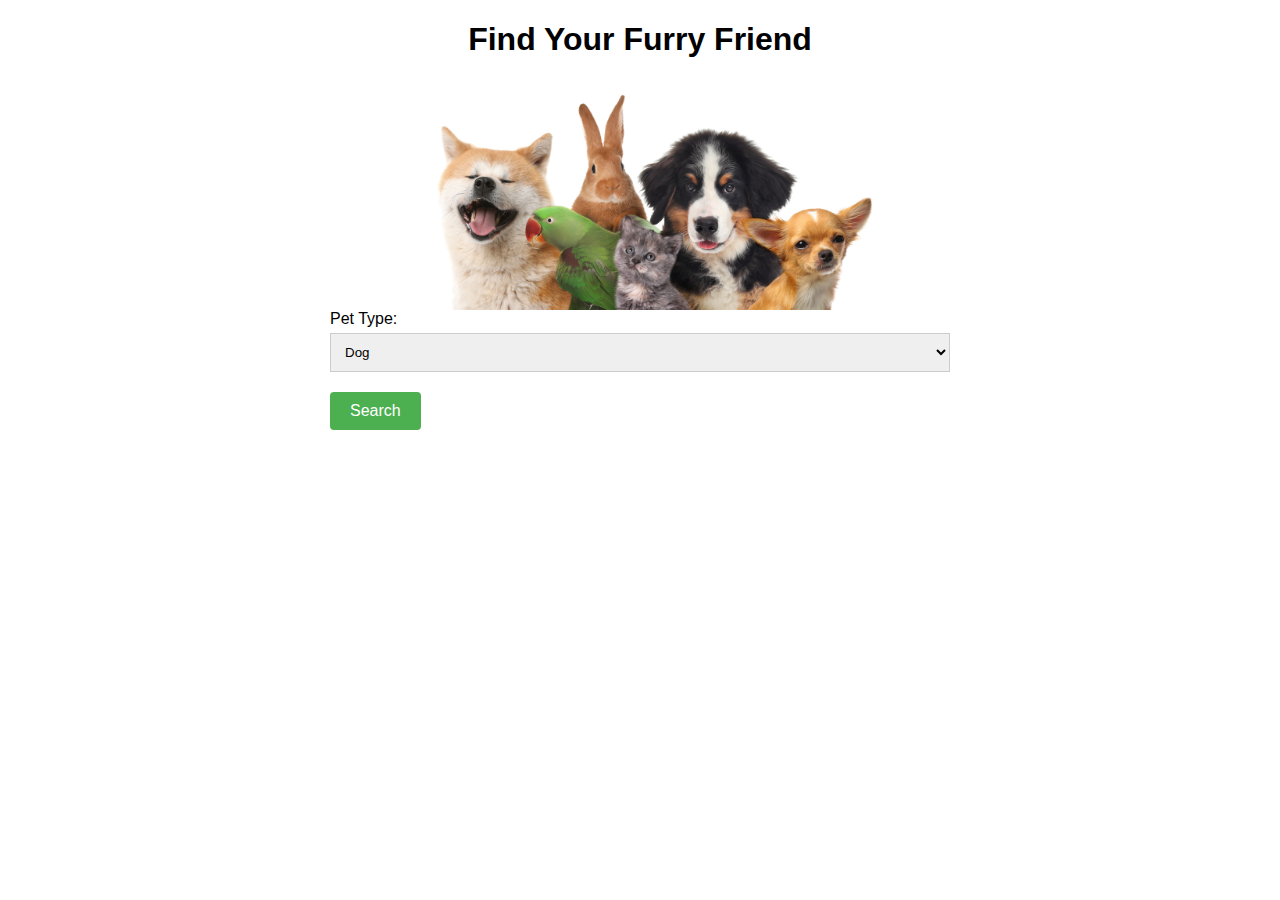
<file: index.html>
<!DOCTYPE html>
<html lang="en">
<head>
    <meta charset="UTF-8">
    <meta name="viewport" content="width=device-width, initial-scale=1.0">  

    <title>Find Your Furry Friend
    </title>
    <link rel="stylesheet" href="style.css">
</head>
<body>
    <h1>Find Your Furry Friend</h1>
    <img src="./assets/images/pets.jpeg" alt="Various pets looking for homes" width="500">

    <form action="pet-details.html" method="get">
        <label for="pet-type">Pet Type:</label>
        <select id="pet-type" name="pet-type">
            <option value="dog">Dog</option>
            <option value="cat">Cat</option>
            <option value="other">Other</option>
        </select>

        <br>
        <button type="submit">Search</button>
    </form>
</body>
</html>
</file>
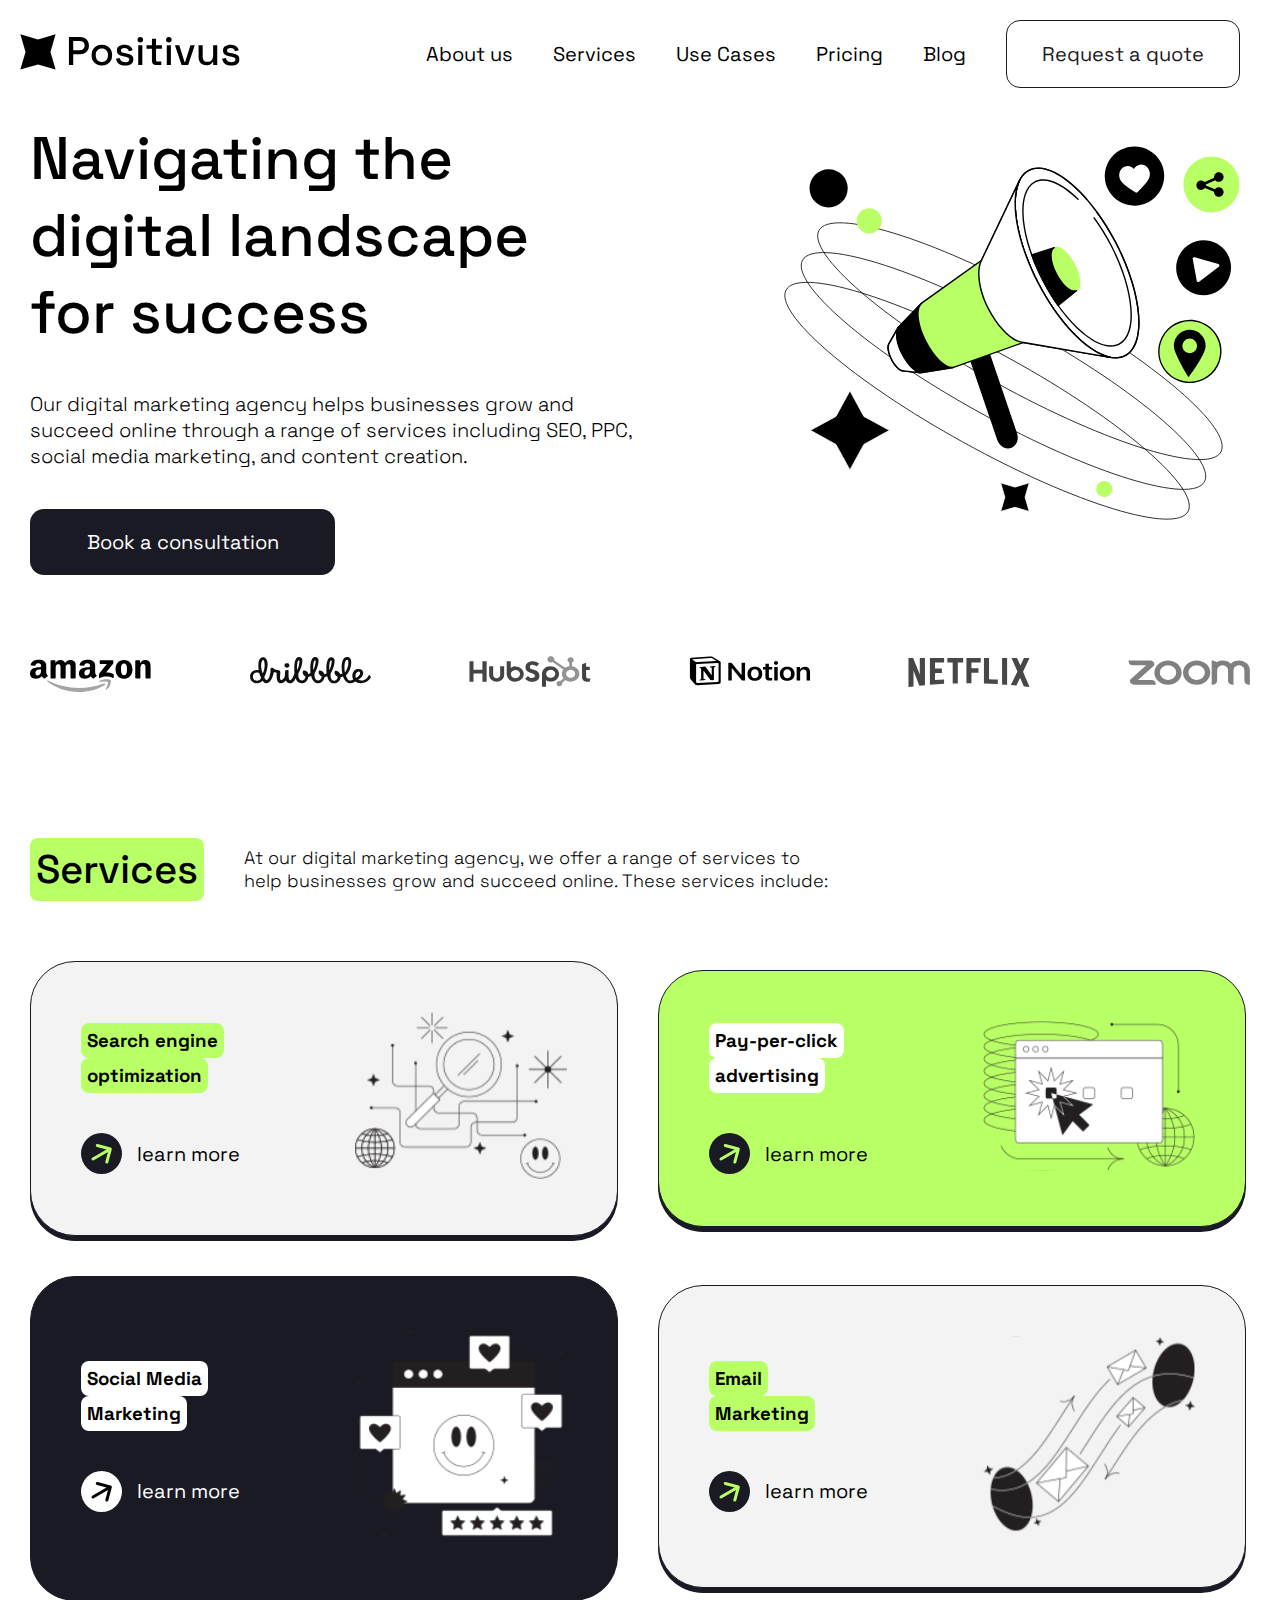
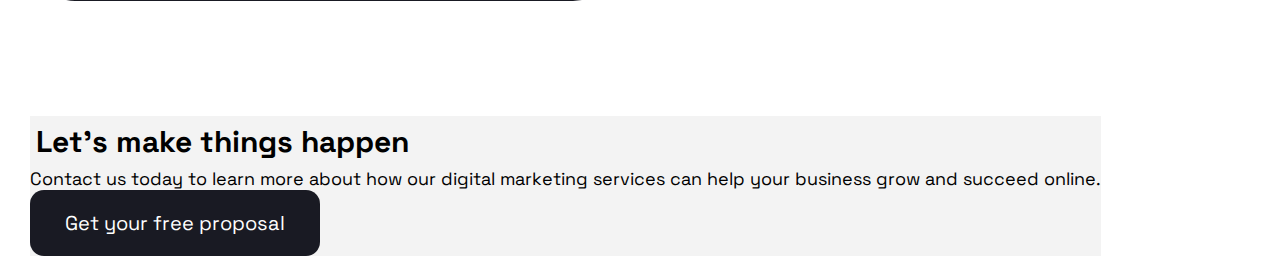
<file: Task4/index.html>
<!DOCTYPE html>
<html lang="en">
  <head>
    <meta charset="UTF-8" />
    <meta name="viewport" content="width=device-width, initial-scale=1.0" />
    <link rel="stylesheet" href="./src/styles/style.css" />
    <link
      href="https://fonts.googleapis.com/css?family=Space Grotesk"
      rel="stylesheet"
    />
    <title>Positivius Landing Page</title>
  </head>
  <body>
    <header class="container  fixed">
      <nav>
        <div class="flex justify-between align-center">
          <div>
            <img src="./src/img/logo.svg" alt="logo" />
          </div>
          <div class="flex align-center gap-40">
            <ul class="flex gap-40">
              <li><a class="pXL" href="#">About us</a></li>
              <li><a class="pXL" href="#">Services</a></li>
              <li><a class="pXL" href="#">Use Cases</a></li>
              <li><a class="pXL" href="#">Pricing</a></li>
              <li><a class="pXL" href="#">Blog</a></li>
            </ul>
            <button class="btn_secondary">Request a quote</button>
          </div>
        </div>
      </nav>
    </header>
    <section class="mt-120 container">
      <div class="flex justify-between align-center">
        <div class="flex flex-col gap-40 w-50">
          <h1 class="hXL font-semibold">
            Navigating the digital landscape <br />
            for success
          </h1>
          <p class="pXL font-light">
            Our digital marketing agency helps businesses grow and succeed
            online through a range of services including SEO, PPC, social media
            marketing, and content creation.
          </p>
          <button class="btn_primary w-50">Book a consultation</button>
        </div>
        <div class="w-40">
          <img src="./src/img/banner.svg" alt="banner image" />
        </div>
      </div>
    </section>
    <section class="mt-70 container">
      <div class="flex justify-between">
        <img class="w-10 filtered" src="./src/img/amazon.svg" alt="feature1" />
        <img class="w-10 filtered" src="./src/img/driblle.svg" alt="feature1" />
        <img class="w-10 filtered" src="./src/img/hubspot.svg" alt="feature1" />
        <img class="w-10 filtered" src="./src/img/notion.svg" alt="feature1" />
        <img class="w-10 filtered" src="./src/img/netflix.svg" alt="feature1" />
        <img class="w-10 filtered" src="./src/img/zoom.svg" alt="feature1" />
      </div>
    </section>
    <section class="mt-140 container">
      <div class="flex gap-40 align-center">
        <h2 class="hL text_box font-semibold green">Services</h2>
        <p class="pL font-light">
          At our digital marketing agency, we offer a range of services to
          <br />
          help businesses grow and succeed online. These services include:
        </p>
      </div>
      <div class="flex gap-40 align-center mt-60 flex-wrap">
        <div class="bg-gray p-50 border border-rounded box-shadow w-500">
          <div class="flex justify-between align-center gap-40">
            <div class="flex flex-col gap-40">
              <div>
                <h3 class="text_box green">Search engine</h3>
                <h3 class="text_box green">optimization</h3>
              </div>
              <div class="flex align-center justify-between gap-15">
                <img src="./src/img/learnMore.svg" class="icon" alt="seo" />
                <p class="pXL">learn more</p>
              </div>
            </div>

            <div>
              <img src="./src/img/serivces2.svg" class="w-212" alt="seo" />
            </div>
          </div>
        </div>
        <div class="bg-green p-50 border border-rounded box-shadow w-500">
          <div class="flex justify-between align-center gap-40">
            <div class="flex flex-col gap-40">
              <div>
                <h3 class="text_box white">Pay-per-click</h3>
                <h3 class="text_box white">advertising</h3>
              </div>
              <div class="flex align-center justify-between gap-15">
                <img src="./src/img/learnMore.svg" class="icon" alt="seo" />
                <p class="pXL">learn more</p>
              </div>
            </div>

            <div>
              <img src="./src/img/services3.svg" class="w-212" alt="seo" />
            </div>
          </div>
        </div>
        <div class="bg-black p-50 border border-rounded box-shadow w-500">
          <div class="flex justify-between align-center gap-40">
            <div class="flex flex-col gap-40">
              <div>
                <h3 class="text_box white">Social Media</h3>
                <h3 class="text_box white">Marketing</h3>
              </div>
              <div class="flex align-center justify-between gap-15">
                <img
                  src="./src/img/learnMorewhite.svg"
                  class="icon"
                  alt="seo"
                />
                <p class="pXL text-white">learn more</p>
              </div>
            </div>

            <div>
              <img src="./src/img/services4.svg" class="w-212" alt="seo" />
            </div>
          </div>
        </div>
        <div class="bg-gray p-50 border border-rounded box-shadow w-500">
          <div class="flex justify-between align-center gap-40">
            <div class="flex flex-col gap-40">
              <div>
                <h3 class="text_box green">Email</h3>
                <h3 class="text_box green">Marketing</h3>
              </div>
              <div class="flex align-center justify-between gap-15">
                <img src="./src/img/learnMore.svg" class="icon" alt="seo" />
                <p class="pXL">learn more</p>
              </div>
            </div>

            <div>
              <img src="./src/img/Services5.svg" class="w-212" alt="seo" />
            </div>
          </div>
        </div>
      </div>
    </section>
    <section class="mt-120 container"> 
      <div class="flex gap-50">
        <div class="bg-gray">
          <h2 class="hM text_box">Let's make things happen</h2> 
          <p class="pL">Contact us today to learn more about how our digital marketing services can help your business grow and succeed online.</p>  
    
          <button class="btn_primary">Get your free proposal</button>
        </div>
        <div class="call-to-action-image">
          </div>
      </div>
    </section>
  </body>
</html>
</file>
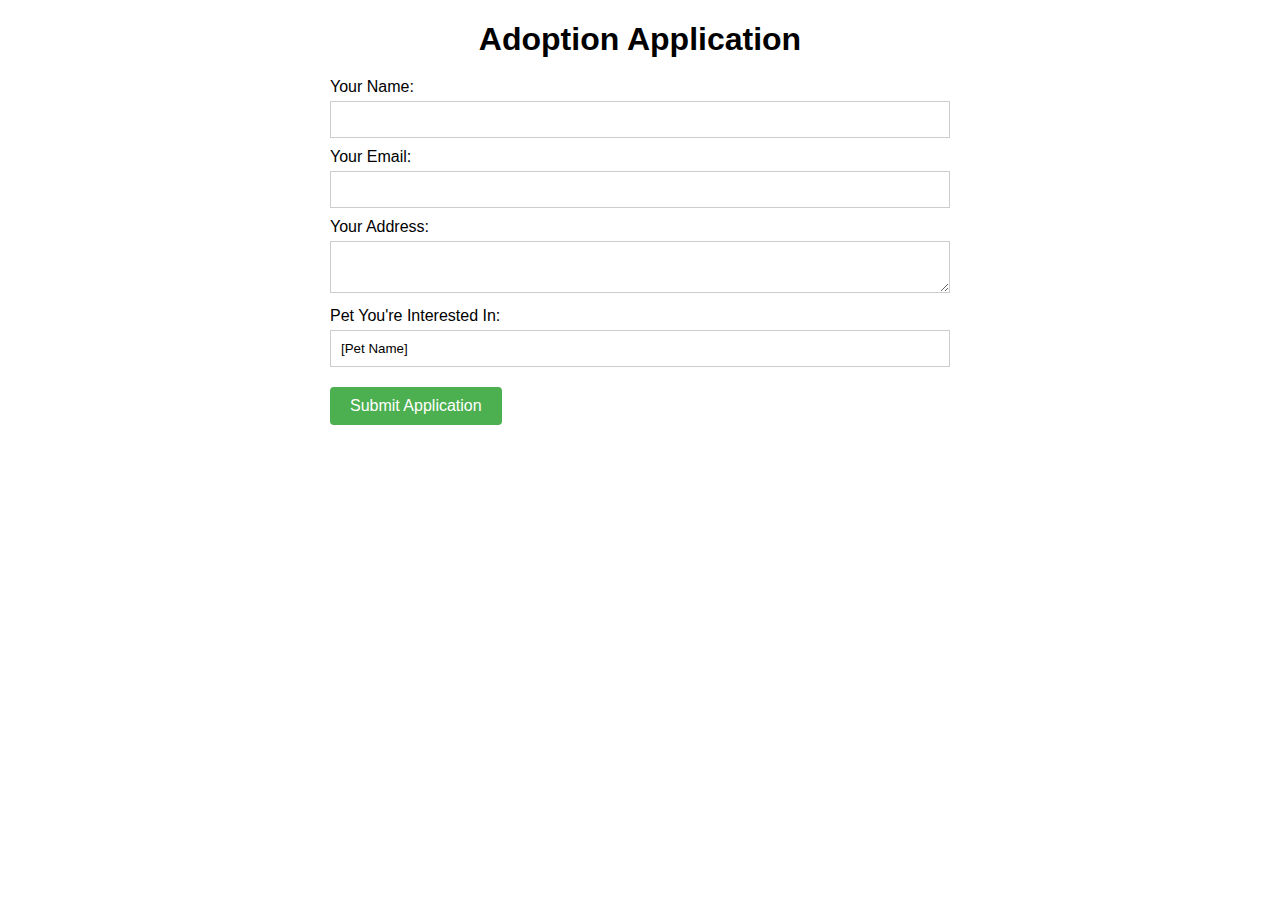
<file: adoption-application.html>
<!DOCTYPE html>
<html lang="en">
<head>
    <meta charset="UTF-8">
    <meta name="viewport" content="width=device-width, initial-scale=1.0">
    <title>Adoption Application</title>
    <link rel="stylesheet" href="style.css">
</head>
<body>
    <h1>Adoption Application</h1>

    <form action="thank-you.html" method="post">
        <label for="name">Your Name:</label>
        <input type="text" id="name" name="name" required><br>

        <label for="email">Your Email:</label>
        <input type="email" id="email" name="email" required><br>

        <label for="address">Your Address:</label>
        <textarea id="address" name="address" required></textarea><br>

        <label for="pet-name">Pet You're Interested In:</label>
        <input type="text" id="pet-name" name="pet-name" value="[Pet Name]" readonly><br>

        <button type="submit">Submit Application</button>
    </form>
</body>
</html>
</file>
<file: style.css>
body {
  font-family: sans-serif;
  margin: 20px;
}

h1 {
  text-align: center;
  margin-bottom: 20px;
}

img {
  display: block;
  margin: 0 auto;
  max-width: 100%;
  height: auto;
}

form {
  width: 50%;
  margin: 0 auto;
}

label {
  display: block;
  margin-bottom: 5px;
}

input[type="text"],
input[type="email"],
textarea,
select {
  width: 100%;
  padding: 10px;
  margin-bottom: 10px;
  border: 1px solid #ccc;
  box-sizing: border-box;
}

button[type="submit"] {
  background-color: #4caf50;
  border: none;
  color: white;
  padding: 10px 20px;
  text-align: center;
  text-decoration: none;
  display: inline-block;
  font-size: 16px;
  margin: 10px 0;
  cursor: pointer;
  border-radius: 4px;
}

table {
  width: 50%;
  margin: 20px auto;
  border-collapse: collapse;
}

th,
td {
  padding: 10px;
  text-align: left;
  border-bottom: 1px solid #ddd;
}

th {
  background-color: #f2f2f2;
}

a {
  color: #007bff;
  text-decoration: none;
}

a:hover {
  text-decoration: underline;
}

.active {
  font-weight: bold;
}
</file>
<file: Task4/src/styles/style.css>
@import url("./latyout.css");
@import url("./button.css");
@import url("./text.css");
</file>
